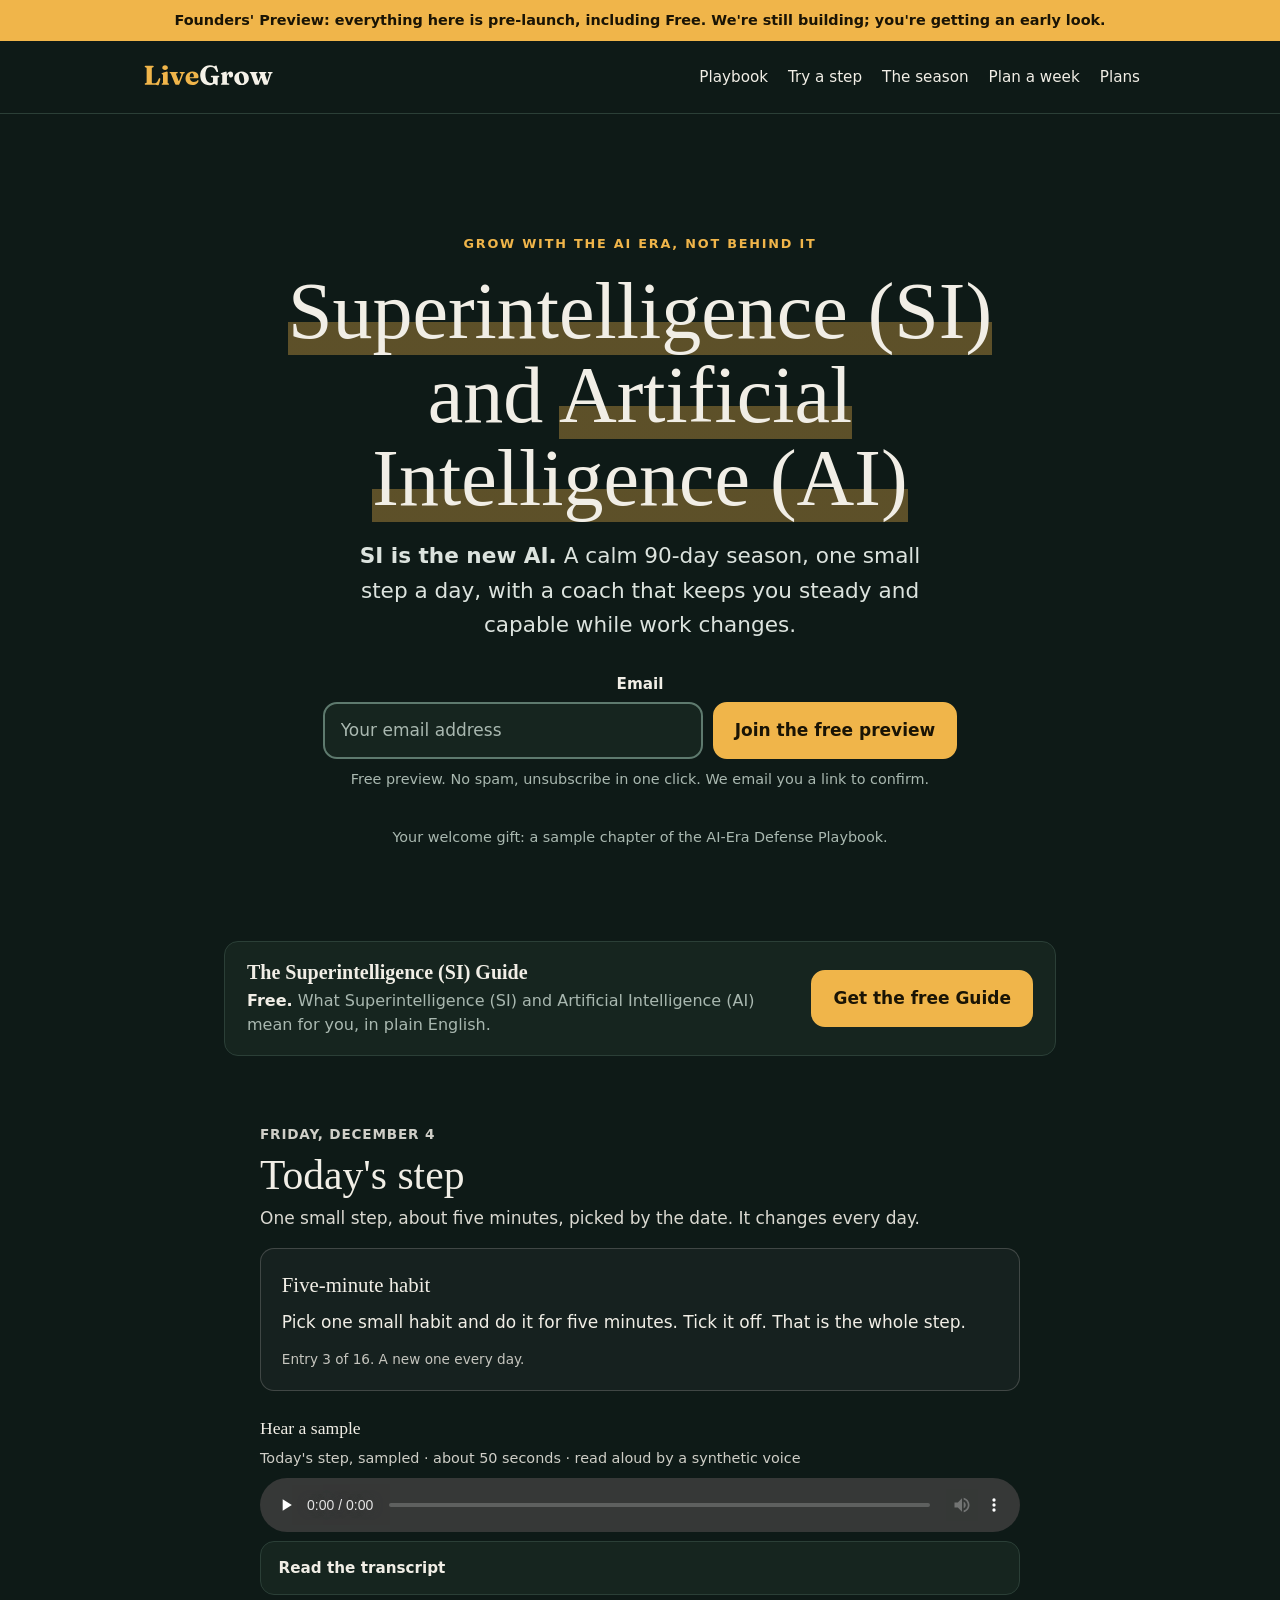
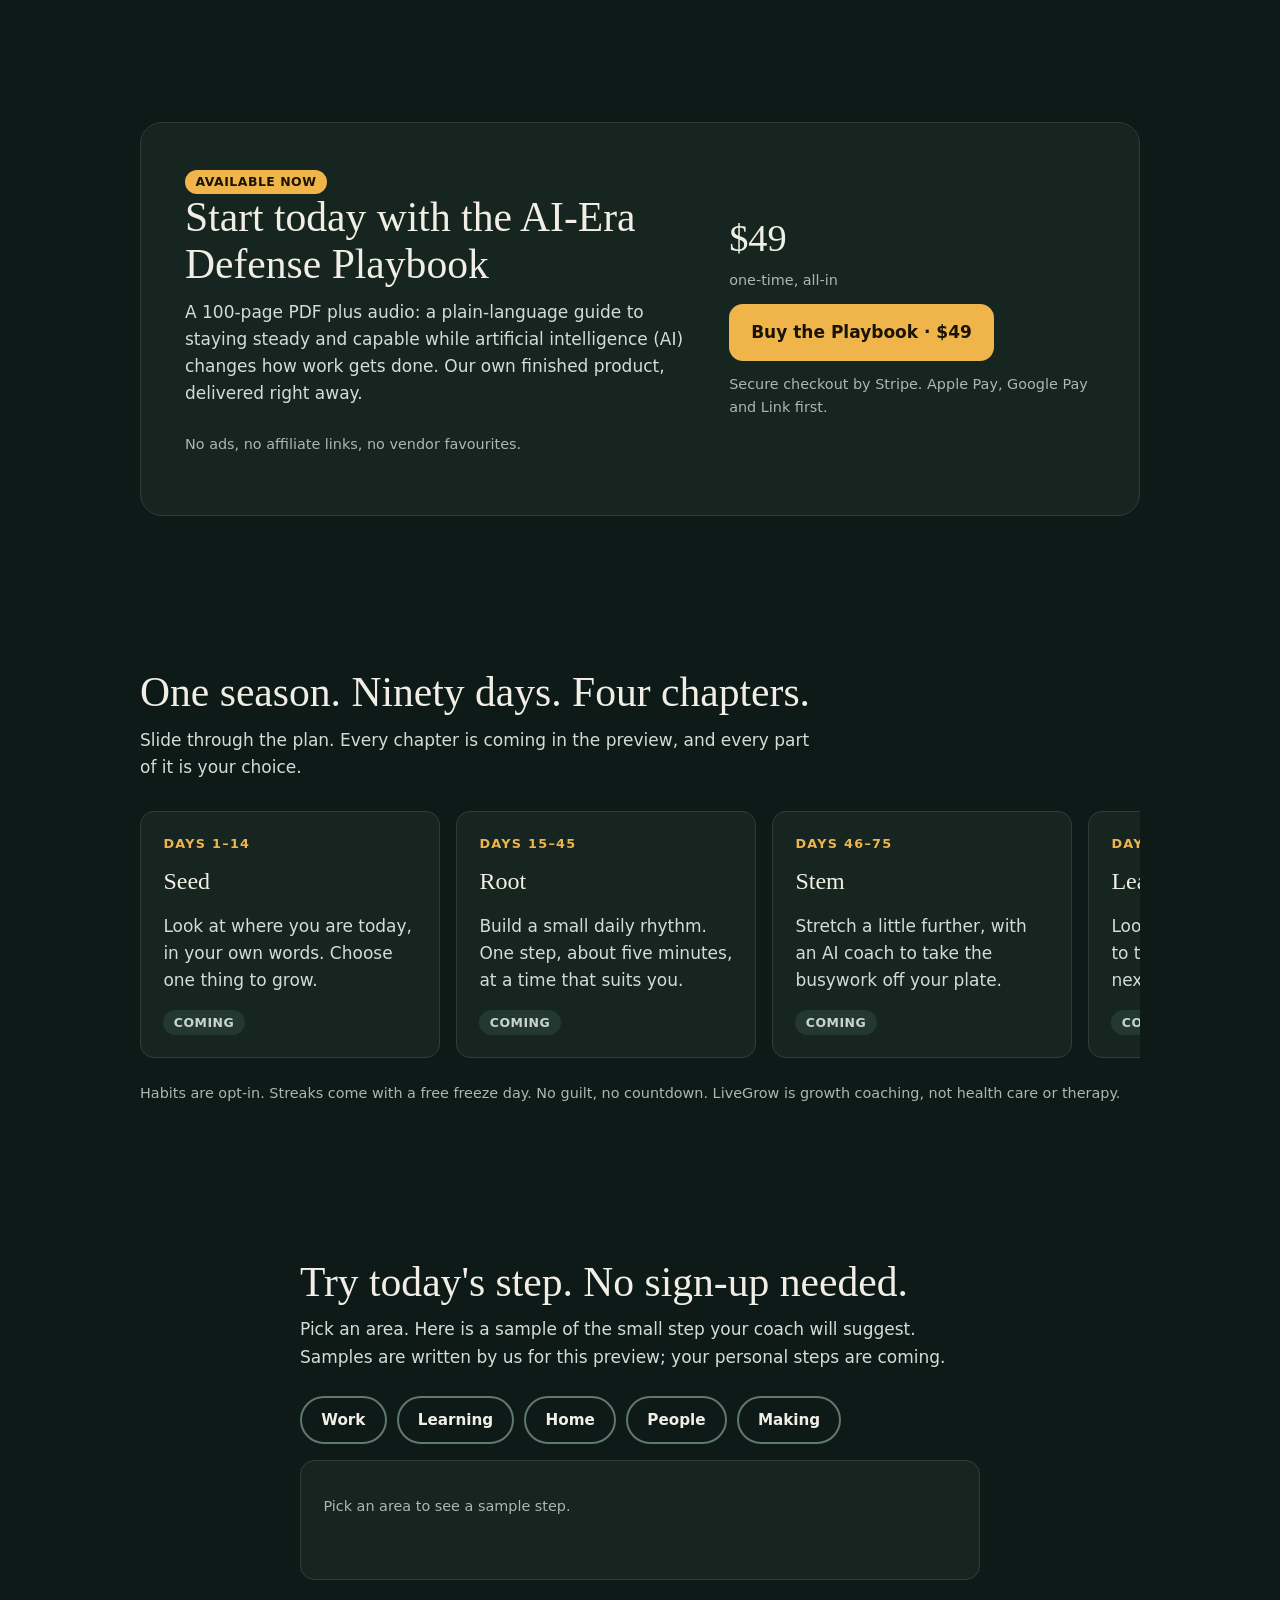
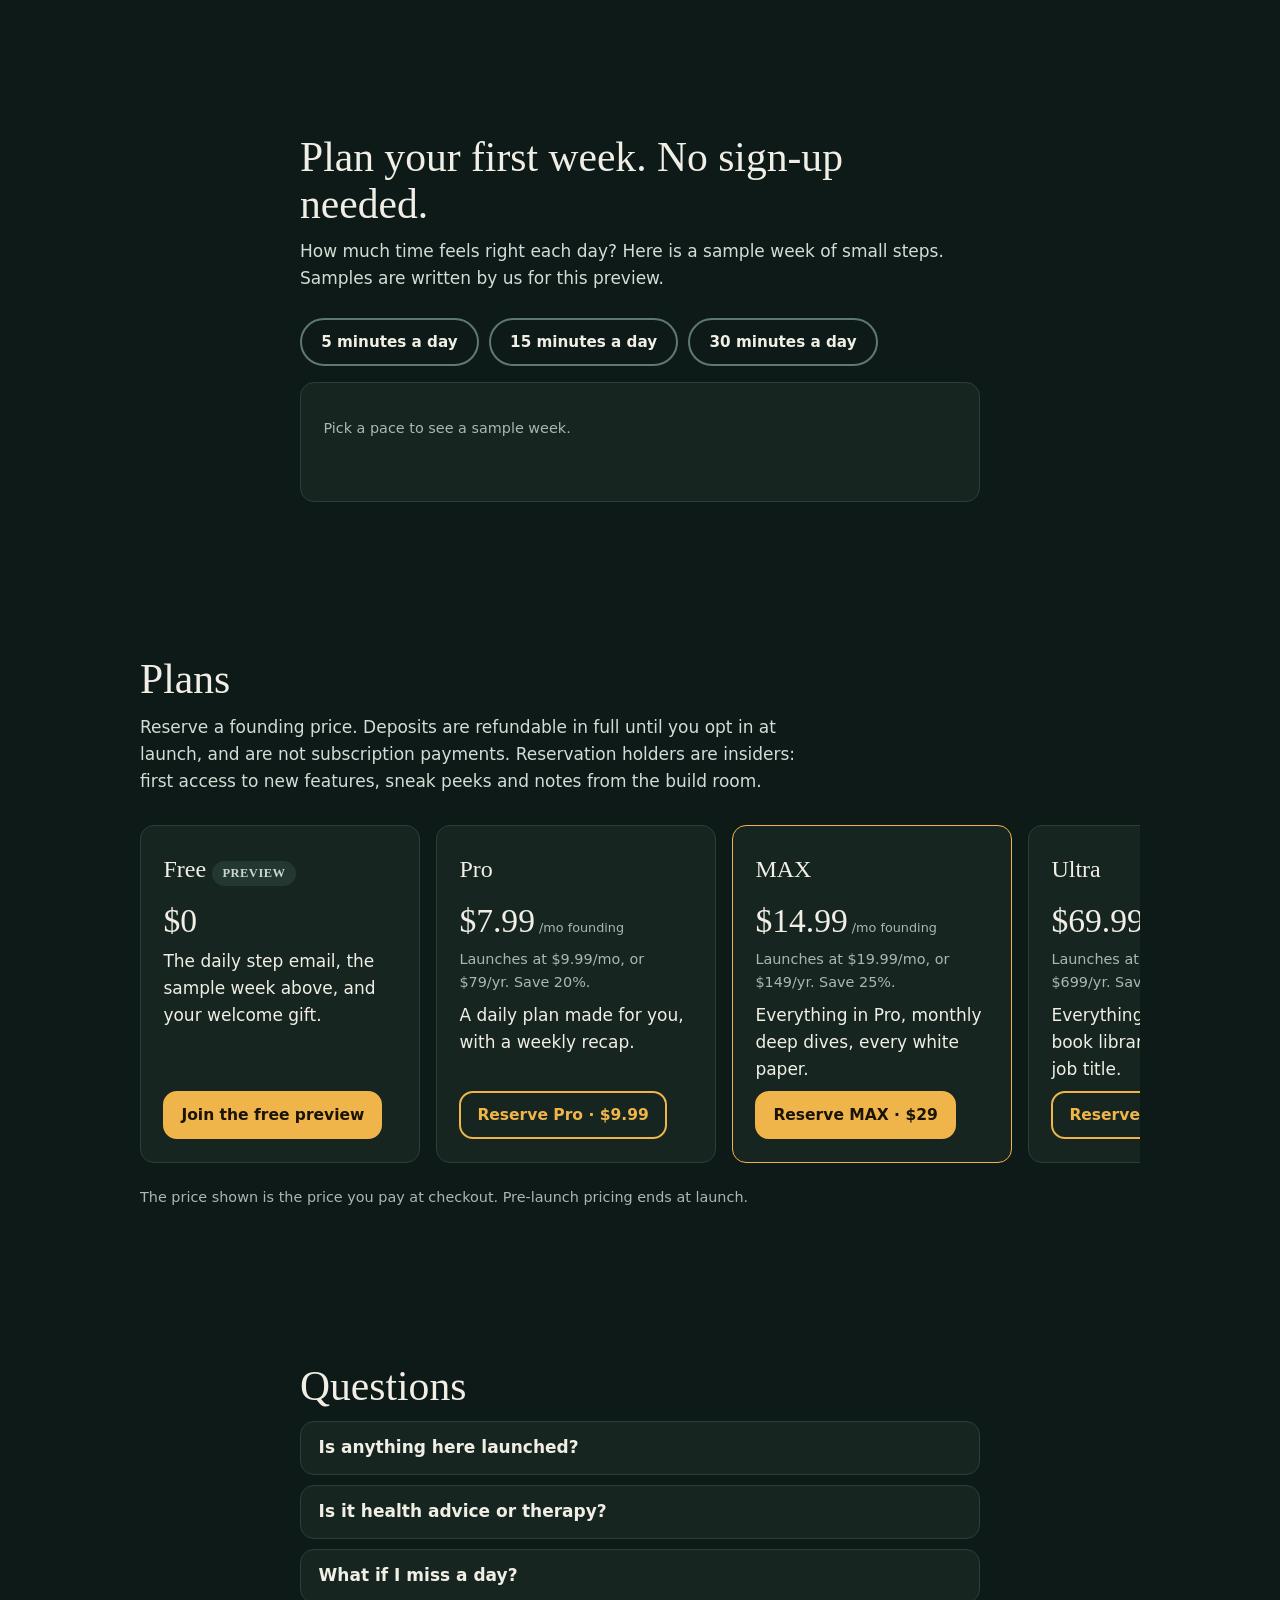
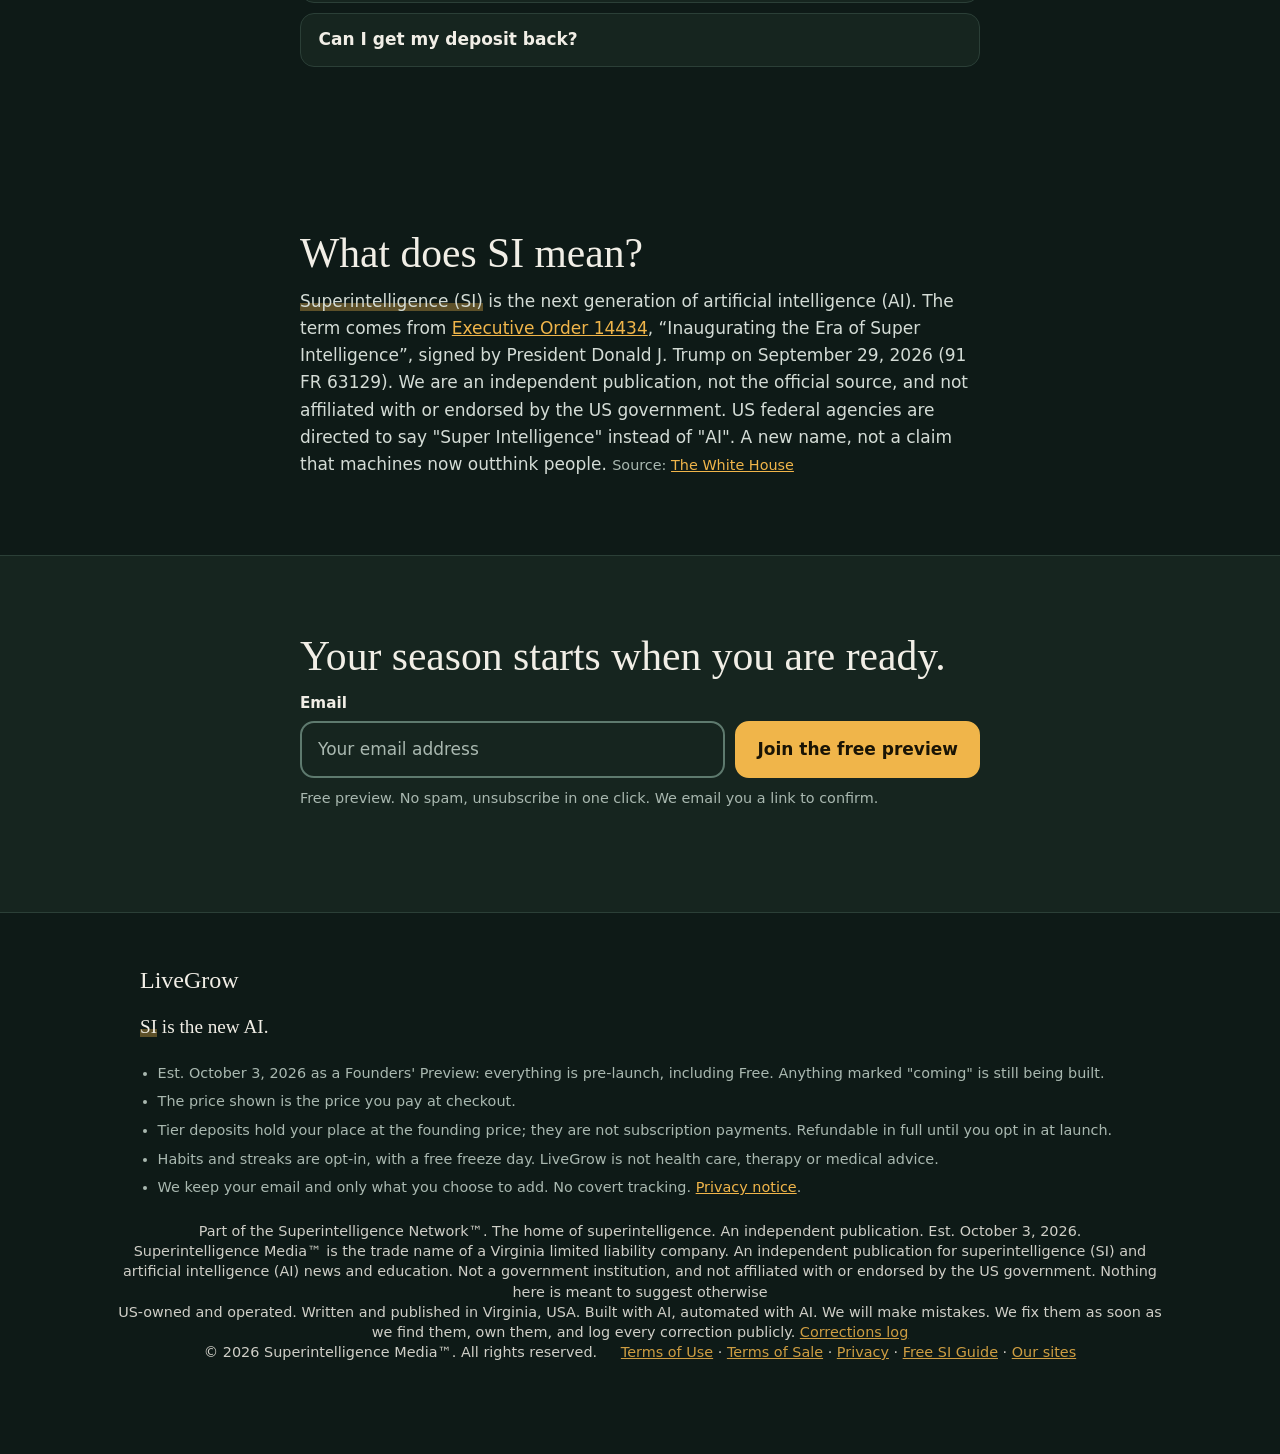
<file: index.html>
<!doctype html>
<html lang="en">
<head>
<meta charset="utf-8">
<meta name="robots" content="noai, noimageai">
<meta name="viewport" content="width=device-width, initial-scale=1">
<meta http-equiv="Content-Security-Policy" content="default-src 'none'; script-src 'self'; style-src 'self' https://fonts.googleapis.com; font-src https://fonts.gstatic.com; img-src 'self' data:; media-src 'self'; connect-src https://acp9reat3l.execute-api.us-east-1.amazonaws.com https://siagentsignal.com; form-action 'self'; base-uri 'none'; object-src 'none'; manifest-src 'self'; upgrade-insecure-requests; require-trusted-types-for 'script'; trusted-types 'none'">
<meta name="referrer" content="strict-origin-when-cross-origin">
<title>LiveGrow | Superintelligence (SI) &amp; Artificial Intelligence (AI): grow with the AI era in a 90-day season</title>
<meta name="description" content="Superintelligence (SI), the next generation of artificial intelligence (AI), helps you grow with the AI era: a calm 90-day season, one small step a day. SI is the new AI. The AI-Era Defense Playbook is available now.">
<link rel="canonical" href="https://livegroweveryday.com/">
<link rel="alternate" type="text/plain" href="llms.txt">
<link rel="icon" type="image/svg+xml" href="assets/favicon.svg">
<meta property="og:type" content="website">
<meta property="og:site_name" content="LiveGrow">
<meta property="og:title" content="LiveGrow | Superintelligence (SI) &amp; Artificial Intelligence (AI): grow with the AI era in a 90-day season">
<meta property="og:description" content="Superintelligence (SI), the next generation of artificial intelligence (AI), helps you grow with the AI era: a calm 90-day season, one small step a day. SI is the new AI. The AI-Era Defense Playbook is available now.">
<meta property="og:url" content="https://livegroweveryday.com/">
<meta name="twitter:card" content="summary">
<meta name="theme-color" content="#0E1A17">
<meta name="color-scheme" content="dark">
<link rel="preconnect" href="https://fonts.googleapis.com">
<link rel="preconnect" href="https://fonts.gstatic.com" crossorigin>
<link href="https://fonts.googleapis.com/css2?family=DM+Serif+Display&family=DM+Sans:wght@400;500;600;700&display=swap" rel="stylesheet">
<link rel="stylesheet" href="assets/style.css">
<script src="assets/app.js" defer></script>
<script type="application/ld+json">
{"@context":"https://schema.org","@graph":[
 {"@type":"Organization","name":"LiveGrow","url":"https://livegroweveryday.com/"},
 {"@type":"Product","name":"AI-Era Defense Playbook","description":"100-page PDF plus audio.","brand":{"@type":"Brand","name":"The Agent Signal"},"offers":{"@type":"Offer","price":"49.00","priceCurrency":"USD","availability":"https://schema.org/InStock"}}
]}
</script>
</head>
<body id="top">
<a class="skip" href="#main">Skip to the content</a>
<div class="bar" role="note">Founders' Preview: everything here is pre-launch, including Free. We're still building; you're getting an early look.</div>
<header class="top"><div class="wrap top-in">
  <a class="brand" href="#top" aria-label="LiveGrow, back to top"><img class="brand-logo" id="logo" src="assets/logo.svg" width="137" height="38" alt="LiveGrow"></a>
  <nav aria-label="Sections"><a href="#playbook">Playbook</a><a href="#step">Try a step</a><a href="#season">The season</a><a href="#week">Plan a week</a><a href="#plans">Plans</a></nav>
</div></header>
<main id="main">
<section class="hero"><div class="wrap hero-in">
  <p class="eyebrow">Grow with the AI era, not behind it</p>
  <h1><span class="si">Superintelligence (SI)</span> and <span class="si">Artificial Intelligence (AI)</span></h1>
  <p class="deck"><b>SI is the new AI.</b> A calm 90-day season, one small step a day, with a coach that keeps you steady and capable while work changes.</p>
  <div class="signup">
  <form class="join js-join" action="#" method="post" novalidate>
    <label class="f-lab" for="em1">Email</label>
    <div class="join-row">
      <input id="em1" name="email" type="email" inputmode="email" autocomplete="email" autocapitalize="off" spellcheck="false" placeholder="Your email address" required aria-describedby="em1-fine em1-err">
      <button class="btn" type="submit">Join the free preview</button>
    </div>
    <div class="hp" aria-hidden="true"><label for="hp1">Website (leave this empty)</label><input id="hp1" name="website" type="text" tabindex="-1" autocomplete="off"></div>
    <p class="fine" id="em1-fine">Free preview. No spam, unsubscribe in one click. We email you a link to confirm.</p>
    <p class="err js-err" id="em1-err" role="alert"></p>
    <noscript><p class="fine">Sign-up needs JavaScript switched on.</p></noscript>
  </form>
  <div class="flow js-flow" role="region" aria-label="Your sign-up" data-art="assets/char_purple_globe-standing2.png" hidden></div>
</div>
  <p class="fine">Your welcome gift: a sample chapter of the AI-Era Defense Playbook.</p>
</div></section>

<aside class="sg" id="si-guide" aria-labelledby="sg-h"><div class="sg-card"><div class="sg-txt"><h2 id="sg-h">The Superintelligence (SI) Guide</h2><p><b>Free.</b> What Superintelligence (SI) and Artificial Intelligence (AI) mean for you, in plain English.</p></div><a class="btn sg-btn" href="https://siagentsignal.com/si/">Get the free Guide</a></div></aside>

<section class="today" id="today" aria-labelledby="today-h">
  <div class="today-in">
    <p class="today-kick" id="today-date">Today</p>
    <h2 id="today-h">Today&#x27;s step</h2>
    <p class="today-intro">One small step, about five minutes, picked by the date. It changes every day.</p>
    <article class="today-card" aria-live="polite"><h3 id="today-t">Two lists</h3><p id="today-b">Write one task you did this week that an AI tool could draft, and one that only you should do. Put them side by side.</p><p class="today-n" id="today-n">Entry 1 of 16. A new one every day.</p></article>
    <div class="today-audio"><h3>Hear a sample</h3><p class="today-aud-l">Today&#x27;s step, sampled &middot; about 50 seconds &middot; read aloud by a synthetic voice</p><audio controls preload="none" src="assets/audio/sample.mp3"></audio><details><summary>Read the transcript</summary><p>Welcome to LiveGrow. Today&#x27;s step is small on purpose.</p><p>Take five minutes. Think of one thing at work that an artificial intelligence tool could help you draft, and one thing only you should do, because it needs your judgment, your kindness, or your name.</p><p>Write them down, side by side. That is all.</p><p>No streak to protect. No score to chase.</p><p>Growth happens in small, steady steps, and rest is part of the season.</p><p>Tomorrow you will take another small step, and the day after that, another.</p><p>Ninety days from now, you will look back and see that you grew, one calm day at a time.</p><p>This is a sample from our Founders&#x27; Preview, read by an artificial intelligence voice.</p></details></div>
  </div>
</section>


<section class="sec" id="playbook" aria-labelledby="pb-h"><div class="wrap">
  <div class="feature">
    <div>
      <span class="pill now">Available now</span>
      <h2 id="pb-h">Start today with the AI-Era Defense Playbook</h2>
      <p class="lede">A 100-page PDF plus audio: a plain-language guide to staying steady and capable while artificial intelligence (AI) changes how work gets done. Our own finished product, delivered right away.</p>
      <p class="small">No ads, no affiliate links, no vendor favourites.</p>
    </div>
    <div class="buy"><span class="price">$49</span><span class="small">one-time, all-in</span><button data-pay-url="https://buy.stripe.com/eVqcN45OB50a1e07Jc8Vi0v?client_reference_id=livegroweveryday-com" class="btn js-buy" type="button">Buy the Playbook · $49</button><span class="small">Secure checkout by Stripe. Apple Pay, Google Pay and Link first.</span></div>
  </div>
</div></section>

<section class="sec" id="season" aria-labelledby="se-h"><div class="wrap">
  <h2 id="se-h">One season. Ninety days. Four chapters.</h2>
  <p class="lede">Slide through the plan. Every chapter is coming in the preview, and every part of it is your choice.</p>
  <div class="snap seasons" tabindex="0" role="region" aria-label="The four chapters. Swipe, or use the arrow keys.">
    <article class="chap"><p class="n">Days 1–14</p><h3>Seed</h3><p>Look at where you are today, in your own words. Choose one thing to grow.</p><span class="pill">Coming</span></article>
    <article class="chap"><p class="n">Days 15–45</p><h3>Root</h3><p>Build a small daily rhythm. One step, about five minutes, at a time that suits you.</p><span class="pill">Coming</span></article>
    <article class="chap"><p class="n">Days 46–75</p><h3>Stem</h3><p>Stretch a little further, with an AI coach to take the busywork off your plate.</p><span class="pill">Coming</span></article>
    <article class="chap"><p class="n">Days 76–90</p><h3>Leaf</h3><p>Look back on what you chose to track. Then decide the next season for yourself.</p><span class="pill">Coming</span></article>
  </div>
  <p class="fine">Habits are opt-in. Streaks come with a free freeze day. No guilt, no countdown. LiveGrow is growth coaching, not health care or therapy.</p>
</div></section>

<section class="sec" id="step" aria-labelledby="st-h"><div class="wrap narrow">
  <h2 id="st-h">Try today's step. No sign-up needed.</h2>
  <p class="lede">Pick an area. Here is a sample of the small step your coach will suggest. Samples are written by us for this preview; your personal steps are coming.</p>
  <fieldset class="paces" id="areas"><legend class="sr">Pick an area</legend></fieldset>
  <div class="weekout" id="stepOut" aria-live="polite"><p class="small">Pick an area to see a sample step.</p></div>
  <div class="tracker" id="tracker" hidden>
    <label class="optin"><input type="checkbox" id="optStreak"> Keep a habit count on this device (optional)</label>
    <p class="fine" id="trkMsg">Off by default. It stays in your browser; we never see it. Habits are always your choice.</p>
    <div class="trk-row"><button class="btn sm line" type="button" id="doneBtn" hidden>I did this step today</button><button class="notnow" type="button" id="clearBtn" hidden>Clear my count</button></div>
  </div>
</div></section>

<section class="sec" id="week" aria-labelledby="wk-h"><div class="wrap narrow">
  <h2 id="wk-h">Plan your first week. No sign-up needed.</h2>
  <p class="lede">How much time feels right each day? Here is a sample week of small steps. Samples are written by us for this preview.</p>
  <fieldset class="paces" id="paces"><legend class="sr">Minutes per day</legend></fieldset>
  <div class="weekout" id="weekOut" aria-live="polite"><p class="small">Pick a pace to see a sample week.</p></div>
</div></section>

<section class="sec" id="plans" aria-labelledby="pl-h"><div class="wrap">
  <h2 id="pl-h">Plans</h2>
  <p class="lede">Reserve a founding price. Deposits are refundable in full until you opt in at launch, and are not subscription payments. Reservation holders are insiders: first access to new features, sneak peeks and notes from the build room.</p>
  <div class="snap plans" tabindex="0" role="region" aria-label="Plans. Swipe, or use the arrow keys.">
    <article class="plan"><h3>Free <span class="pill">Preview</span></h3><p class="pp">$0</p><p>The daily step email, the sample week above, and your welcome gift.</p><a class="btn sm" href="#top">Join the free preview</a></article>
    <article class="plan"><h3>Pro</h3><p class="pp">$7.99<small>/mo founding</small></p><p class="small">Launches at $9.99/mo, or $79/yr. Save 20%.</p><p>A daily plan made for you, with a weekly recap.</p><button data-pay-url="https://buy.stripe.com/3cI9ASfpb64e4qc3sW8Vi0w?client_reference_id=livegroweveryday-com" class="btn sm line js-reserve" type="button" data-tier="pro">Reserve Pro · $9.99</button></article>
    <article class="plan hero-plan"><h3>MAX</h3><p class="pp">$14.99<small>/mo founding</small></p><p class="small">Launches at $19.99/mo, or $149/yr. Save 25%.</p><p>Everything in Pro, monthly deep dives, every white paper.</p><button data-pay-url="https://buy.stripe.com/4gMbJ0dh3gISaOA1kO8Vi0x?client_reference_id=livegroweveryday-com" class="btn sm js-reserve" type="button" data-tier="max">Reserve MAX · $29</button></article>
    <article class="plan"><h3>Ultra</h3><p class="pp">$69.99<small>/mo founding</small></p><p class="small">Launches at $99.99/mo, or $699/yr. Save 30%.</p><p>Everything in MAX, the 21-book library, training by job title.</p><button data-pay-url="https://buy.stripe.com/4gMfZggtf8cme0Me7A8Vi0y?client_reference_id=livegroweveryday-com" class="btn sm line js-reserve" type="button" data-tier="ultra">Reserve Ultra · $99</button></article>
  </div>
  <p class="fine">The price shown is the price you pay at checkout. Pre-launch pricing ends at launch.</p>
</div></section>

<section class="sec" aria-labelledby="faq-h"><div class="wrap narrow">
  <h2 id="faq-h">Questions</h2>
  <details><summary>Is anything here launched?</summary><p>The site was established on October 3, 2026 as a Founders' Preview: everything is pre-launch, including Free. The Playbook is the one finished product you can buy today.</p></details>
  <details><summary>Is it health advice or therapy?</summary><p>No. LiveGrow is everyday personal growth coaching. It is not health care, therapy or medical advice.</p></details>
  <details><summary>What if I miss a day?</summary><p>Nothing happens. Streaks are opt-in and include a free freeze day each week.</p></details>
  <details><summary>Can I get my deposit back?</summary><p>Yes, on request, any time before launch.</p></details>
</div></section>

<section class="sec" aria-labelledby="si-h"><div class="wrap narrow">
  <h2 id="si-h">What does SI mean?</h2>
  <p class="si-note"><span class="si">Superintelligence (SI)</span> is the next generation of artificial intelligence (AI). The term comes from <a href="https://www.federalregister.gov/d/2026-20321" target="_blank" rel="noopener noreferrer" aria-label="Executive Order 14434 in the Federal Register (opens in a new tab)">Executive Order 14434</a>, “Inaugurating the Era of Super Intelligence”, signed by President Donald J. Trump on September 29, 2026 (91 FR 63129). We are an independent publication, not the official source, and not affiliated with or endorsed by the US government. US federal agencies are directed to say "Super Intelligence" instead of "AI". A new name, not a claim that machines now outthink people. <span class="src">Source: <a href="https://www.whitehouse.gov/presidential-actions/2026/09/inaugurating-the-era-of-super-intelligence/" target="_blank" rel="noopener">The White House<span class="sr"> (opens in a new tab)</span></a></span></p>
</div></section>

<section class="sec closing" aria-labelledby="j2-h"><div class="wrap narrow">
  <h2 id="j2-h">Your season starts when you are ready.</h2>
  <div class="signup">
  <form class="join js-join" action="#" method="post" novalidate>
    <label class="f-lab" for="em2">Email</label>
    <div class="join-row">
      <input id="em2" name="email" type="email" inputmode="email" autocomplete="email" autocapitalize="off" spellcheck="false" placeholder="Your email address" required aria-describedby="em2-fine em2-err">
      <button class="btn" type="submit">Join the free preview</button>
    </div>
    <div class="hp" aria-hidden="true"><label for="hp2">Website (leave this empty)</label><input id="hp2" name="website" type="text" tabindex="-1" autocomplete="off"></div>
    <p class="fine" id="em2-fine">Free preview. No spam, unsubscribe in one click. We email you a link to confirm.</p>
    <p class="err js-err" id="em2-err" role="alert"></p>
    <noscript><p class="fine">Sign-up needs JavaScript switched on.</p></noscript>
  </form>
  <div class="flow js-flow" role="region" aria-label="Your sign-up" data-art="assets/char_purple_globe-standing2.png" hidden></div>
</div>
</div></section>
</main>
<footer><div class="wrap">
  <a class="brand" href="#top" aria-label="LiveGrow, back to top"><span class="brand-t">LiveGrow</span></a>
  <p class="tag"><span class="si">SI</span> is the new AI.</p>
  <ul class="fineprint">
  <li>Est. October 3, 2026 as a Founders' Preview: everything is pre-launch, including Free. Anything marked "coming" is still being built.</li>
  <li>The price shown is the price you pay at checkout.</li>
  <li>Tier deposits hold your place at the founding price; they are not subscription payments. Refundable in full until you opt in at launch.</li>
  <li>Habits and streaks are opt-in, with a free freeze day. LiveGrow is not health care, therapy or medical advice.</li>
  <li>We keep your email and only what you choose to add. No covert tracking. <a href="https://siagentsignal.com/privacy.html" target="_blank" rel="noopener">Privacy notice<span class="sr"> (opens in a new tab)</span></a>.</li>
</ul>
</div><p class="trade-name"><span>Part of the Superintelligence Network™. The home of superintelligence. An independent publication. Est. October 3, 2026.</span> <span>Superintelligence Media™ is the trade name of a Virginia limited liability company. An independent publication for superintelligence (SI) and artificial intelligence (AI) news and education. Not a government institution, and not affiliated with or endorsed by the US government. Nothing here is meant to suggest otherwise</span> <span>US-owned and operated. Written and published in Virginia, USA. Built with AI, automated with AI. We will make mistakes. We fix them as soon as we find them, own them, and log every correction publicly. <a href="https://siagentsignal.com/corrections.html" target="_blank" rel="noopener">Corrections log</a></span> <span>© 2026 Superintelligence Media™. All rights reserved.</span> <span><a href="https://siagentsignal.com/terms.html" target="_blank" rel="noopener">Terms of Use</a> &middot; <a href="https://siagentsignal.com/terms-of-sale.html" target="_blank" rel="noopener">Terms of Sale</a> &middot; <a href="https://siagentsignal.com/privacy.html" target="_blank" rel="noopener">Privacy</a> &middot; <a href="https://siagentsignal.com/si/">Free SI Guide</a> &middot; <a href="https://siagentsignal.com/network.html">Our sites</a></span></p>
<!-- hours-saved:start --><div data-hours-saved="footer"></div><!-- hours-saved:end -->
</footer>
<dialog id="co" aria-labelledby="co-h">
  <div class="co-in">
    <h2 id="co-h">Reserve</h2>
    <ol class="co-list">
      <li><i>1</i><div><div class="lbl">What you get</div><ul id="coGet"></ul></div></li>
      <li><i>2</i><div><div class="lbl">Price</div><div class="val" id="coPrice"></div></div></li>
      <li><i>3</i><div><div class="lbl">Good to know</div><div class="val" id="coSave"></div></div></li>
    </ol>
    <div class="pay">
      <button class="btn" type="button" id="coPay">Reserve</button>
      <p id="coRefund"></p>
      <p id="coInsider"></p>
    </div>
    <p class="status" id="coStatus" aria-live="polite"></p>
    <div class="x">
      <span class="small">Secure checkout by Stripe. Apple Pay, Google Pay and Link come before card entry. See the <a href="https://siagentsignal.com/terms-of-sale.html" target="_blank" rel="noopener">Terms of Sale</a>.</span>
      <button class="notnow" type="button" id="coClose">Not now</button>
    </div>
  </div>
</dialog>
<script src="assets/today.js" defer></script>
<script src="assets/counter.js?v=ae956345" defer></script><!-- hours-saved:script -->
</body>
</html>
</file>
<file: assets/style.css>
*,*::before,*::after{box-sizing:border-box}
html{-webkit-text-size-adjust:100%;scroll-behavior:smooth}
body{margin:0;background:var(--bg);color:var(--ink);font-family:var(--body);font-size:1.0625rem;line-height:1.6}
img,svg{max-width:100%;height:auto}
a{color:var(--link)}
a:hover{text-decoration-thickness:2px}
:focus-visible{outline:3px solid var(--focus);outline-offset:3px;border-radius:4px}
.sr{position:absolute;width:1px;height:1px;overflow:hidden;clip:rect(0 0 0 0);white-space:nowrap}
.hp{position:absolute;left:-9999px;width:1px;height:1px;overflow:hidden}
.wrap{max-width:var(--wrap,1080px);margin:0 auto;padding:0 20px}
.skip{position:absolute;left:12px;top:-60px;background:var(--ink);color:var(--bg);padding:10px 14px;border-radius:8px;z-index:20}
.skip:focus{top:10px}
.btn{font:inherit;font-weight:700;background:var(--accent);color:var(--on-accent);border:2px solid var(--accent);border-radius:var(--r);padding:.8rem 1.25rem;min-height:48px;cursor:pointer;text-decoration:none;display:inline-flex;align-items:center;justify-content:center;gap:.4rem}
.btn:hover{filter:brightness(1.08)}
.btn:disabled{opacity:.6;cursor:wait}
.btn.sm{padding:.6rem 1rem;min-height:44px;font-size:.97rem}
.btn.line{background:transparent;color:var(--link);border-color:var(--link)}
.notnow{font:inherit;background:none;border:0;color:var(--muted);text-decoration:underline;cursor:pointer;min-height:44px;padding:0 .6rem}
.join-row{display:flex;gap:10px;flex-wrap:wrap}
.join-row input{flex:1 1 240px;font:inherit;padding:.8rem 1rem;min-height:48px;border:2px solid var(--field);border-radius:var(--r);background:var(--surface);color:var(--ink)}
.join-row input::placeholder{color:var(--muted)}
.f-lab,.f-l,label{font-weight:600;font-size:.95rem}
.f-lab{display:block;margin-bottom:6px}
.fine{font-size:.9rem;color:var(--muted);margin:.6rem 0 0}
.err{color:var(--err);font-size:.95rem;margin:.4rem 0 0;min-height:1.2em}
input[aria-invalid="true"]{border-color:var(--err)!important}
.flow{margin-top:1rem;padding:1.1rem 1.2rem;border:1px solid var(--line);border-radius:var(--r);background:var(--surface)}
.flow h3{margin:.2rem 0 .3rem;font-family:var(--display)}
.flow .s{margin:.2rem 0 .8rem;color:var(--muted)}
.ok-wrap{display:flex;gap:16px;align-items:center}
.ok-art{height:96px;width:auto;flex:none}
.ok-line{margin:0;font-weight:600}
.f-grid{display:grid;gap:12px}
.f-grid input[type=text]{width:100%;font:inherit;padding:.7rem .9rem;min-height:46px;border:2px solid var(--field);border-radius:var(--r);background:var(--bg);color:var(--ink)}
.seg-pick{border:0;margin:0;padding:0;display:flex;gap:10px;flex-wrap:wrap}
.seg-pick legend{padding:0;margin-bottom:6px}
.chk{display:inline-flex;align-items:center;gap:8px;border:1px solid var(--line);border-radius:999px;padding:.45rem .9rem;min-height:44px;cursor:pointer;font-weight:500}
.f-actions{display:flex;gap:8px;align-items:center;flex-wrap:wrap;margin-top:.8rem}
.si{background:linear-gradient(transparent 62%,var(--mark) 62%);font-weight:inherit}
.src{font-size:.9rem;color:var(--muted)}
.ph{font-size:.75rem;font-weight:700;text-transform:uppercase;letter-spacing:.06em;border:1px dashed var(--muted);border-radius:999px;padding:.1rem .5rem;color:var(--muted);white-space:nowrap}
.pill{display:inline-block;font-size:.78rem;font-weight:700;letter-spacing:.04em;text-transform:uppercase;border-radius:999px;padding:.15rem .65rem;background:var(--pill-bg);color:var(--pill-ink)}
.pill.now{background:var(--now-bg);color:var(--now-ink)}
.snap{display:flex;gap:16px;overflow-x:auto;scroll-snap-type:x mandatory;-webkit-overflow-scrolling:touch;padding-bottom:12px}
.snap>*{scroll-snap-align:start;flex:none}
.fineprint{margin:0;padding-left:1.1rem;font-size:.9rem;color:var(--muted)}
.fineprint li{margin:.35rem 0}
dialog{border:0;border-radius:var(--r);padding:0;max-width:min(520px,calc(100% - 28px));width:100%;background:var(--surface);color:var(--ink);box-shadow:0 20px 60px rgba(0,0,0,.35)}
dialog::backdrop{background:rgba(10,14,20,.6)}
.co-in{padding:1.4rem}
.co-in h2{margin:0 0 1rem;font-family:var(--display);font-size:1.5rem}
.co-list{list-style:none;margin:0;padding:0;display:grid;gap:12px}
.co-list li{display:flex;gap:12px}
.co-list i{flex:none;width:26px;height:26px;border-radius:50%;background:var(--accent);color:var(--on-accent);font-style:normal;font-weight:700;display:grid;place-items:center;font-size:.85rem}
.co-list ul{margin:.2rem 0;padding-left:1.1rem}
.lbl{font-size:.8rem;font-weight:700;text-transform:uppercase;letter-spacing:.05em;color:var(--muted)}
.pay{margin-top:1.1rem}
.pay p{font-size:.92rem;color:var(--muted);margin:.5rem 0 0}
.status{min-height:1.3em;font-weight:600;margin:.8rem 0 0}
.x{display:flex;justify-content:space-between;align-items:center;gap:10px;flex-wrap:wrap;margin-top:.8rem;font-size:.85rem;color:var(--muted)}
@media (prefers-reduced-motion:reduce){html{scroll-behavior:auto}*{animation:none!important;transition:none!important}}

:root{--bg:#0E1A17;--ink:#F1EEE6;--muted:#A9B8B0;--line:#2B3F37;--field:#5E7A6E;--surface:#16251F;--accent:#F0B54A;--on-accent:#1A1405;--link:#F0B54A;--focus:#FFD98A;--mark:rgba(240,181,74,.35);--err:#FF9B8A;--pill-bg:#233830;--pill-ink:#C9D6CF;--now-bg:#F0B54A;--now-ink:#1A1405;--r:14px;--display:"DM Serif Display",Georgia,serif;--body:"DM Sans",system-ui,-apple-system,"Segoe UI",sans-serif;--wrap:1040px}
.narrow{max-width:720px}
.bar{background:#F0B54A;color:#1A1405;text-align:center;font-size:.9rem;font-weight:600;padding:.55rem 16px}
.top{border-bottom:1px solid var(--line)}
.top-in{display:flex;align-items:center;justify-content:space-between;gap:12px;padding-top:12px;padding-bottom:12px}
.brand{display:inline-flex;align-items:center;gap:10px;text-decoration:none;color:var(--ink)}
.mark{width:36px;height:36px;flex:none;border-radius:8px}
.brand-t{font-family:var(--display);font-size:1.5rem}
.top nav{display:flex;gap:20px;flex-wrap:wrap}
.top nav a{color:var(--ink);text-decoration:none;font-weight:500;font-size:.95rem;padding:12px 0}
.top nav a:hover{color:var(--accent)}
.hero{padding:clamp(56px,10vw,120px) 0 clamp(40px,7vw,88px);text-align:center}
.hero-in{max-width:820px}
.eyebrow{font-weight:600;letter-spacing:.14em;text-transform:uppercase;font-size:.8rem;color:var(--accent);margin:0 0 1rem}
h1{font-family:var(--display);font-weight:400;font-size:clamp(2.6rem,8.4vw,5rem);line-height:1.04;margin:0 0 1.2rem}
.deck{font-size:clamp(1.1rem,2.8vw,1.35rem);color:#DCE3DE;margin:0 auto 1.8rem;max-width:44ch}
.hero .join-row{justify-content:center}
.hero .join-row input{max-width:380px}
.hero .flow{text-align:left}
.sec{padding:clamp(40px,6vw,80px) 0}
h2{font-family:var(--display);font-weight:400;font-size:clamp(1.8rem,4.6vw,2.6rem);line-height:1.12;margin:0 0 .7rem}
h3{font-family:var(--display);font-weight:400;font-size:1.5rem;margin:.1rem 0 .4rem}
.lede{margin:0 0 1.6rem;max-width:62ch;color:#D4DCD6}
.small{font-size:.9rem;color:var(--muted)}
.feature{display:grid;grid-template-columns:1.4fr 1fr;gap:32px;align-items:center;background:var(--surface);border:1px solid var(--line);border-radius:22px;padding:clamp(24px,4vw,44px)}
.buy{display:flex;flex-direction:column;gap:12px;align-items:flex-start}
.price{font-family:var(--display);font-size:2.4rem;line-height:1}
.seasons{padding:4px 2px 14px}
.chap{width:min(300px,80vw);background:var(--surface);border:1px solid var(--line);border-radius:var(--r);padding:1.4rem;display:flex;flex-direction:column;gap:6px;align-items:flex-start}
.chap .n{font-size:.8rem;letter-spacing:.1em;text-transform:uppercase;color:var(--accent);font-weight:700;margin:0}
.chap p{margin:0 0 .6rem;color:#D4DCD6}
.paces{border:0;margin:0 0 1rem;padding:0;display:flex;gap:10px;flex-wrap:wrap}
.paces label{position:relative}
.paces input{position:absolute;opacity:0;inset:0;width:100%;height:100%;margin:0;cursor:pointer}
.paces span{display:inline-flex;align-items:center;min-height:48px;padding:.5rem 1.2rem;border:2px solid var(--field);border-radius:999px;font-weight:600}
.paces input:checked+span{background:var(--accent);color:var(--on-accent);border-color:var(--accent)}
.paces input:focus-visible+span{outline:3px solid var(--focus);outline-offset:3px}
.weekout{background:var(--surface);border:1px solid var(--line);border-radius:var(--r);padding:1.2rem 1.4rem;min-height:120px}
.weekout ol{list-style:none;margin:.6rem 0 0;padding:0;display:grid;gap:8px}
.weekout li{display:grid;grid-template-columns:56px 1fr;gap:10px}
.weekout li b{color:var(--accent)}
.wk-top{display:flex;gap:16px;align-items:center}
.wk-top img{height:84px;width:auto;flex:none}
.plans{padding:4px 2px 14px}
.plan{width:min(280px,82vw);background:var(--surface);border:1px solid var(--line);border-radius:var(--r);padding:1.4rem;display:flex;flex-direction:column;gap:8px;align-items:flex-start}
.plan.hero-plan{border-color:var(--accent)}
.plan p{margin:0}
.pp{font-family:var(--display);font-size:2.1rem;line-height:1.1}
.pp small{font-family:var(--body);font-size:.8rem;color:var(--muted);margin-left:4px}
.plan .btn{margin-top:auto}
.closing{background:var(--surface);border-top:1px solid var(--line)}
.closing .flow{background:var(--bg)}
.si-note{margin:0;max-width:62ch;color:#D4DCD6}
footer{padding:48px 0 64px;border-top:1px solid var(--line)}
footer .tag{font-family:var(--display);font-size:1.2rem;margin:.8rem 0 1.2rem}
.btn.line{color:var(--accent);border-color:var(--accent)}
@media (max-width:820px){.feature{grid-template-columns:1fr}.top nav{display:none}.hero{text-align:left}.hero .join-row{justify-content:flex-start}.deck{margin-left:0}}

.tracker{margin-top:1rem}
.optin{display:flex;gap:10px;align-items:center;min-height:44px;font-weight:600}
.optin input{width:22px;height:22px;accent-color:var(--accent)}
.trk-row{display:flex;gap:10px;align-items:center;flex-wrap:wrap}
.wk-top p{margin:.2rem 0}
details{background:var(--surface);border:1px solid var(--line);border-radius:var(--r);margin:0 0 10px;padding:0 1.1rem}
summary{cursor:pointer;font-weight:600;min-height:52px;display:flex;align-items:center}
details p{margin:0 0 1rem;color:#D4DCD6}
/* "Today" section + narrated sample (generated by build_parked.py; colours inherit from the site) */
.today{padding:2.5rem 0}
.today-in{width:min(760px,100% - 32px);margin-inline:auto}
.today-kick{margin:0 0 .4rem;font-size:.85rem;font-weight:700;letter-spacing:.06em;text-transform:uppercase;opacity:.85}
.today-in h2{margin:0 0 .4rem}
.today-intro{margin:0 0 1rem;opacity:.9}
.today-card{padding:1.2rem 1.3rem;border:1px solid rgba(127,127,127,.4);border-radius:14px;background:rgba(127,127,127,.08);overflow-wrap:anywhere}
.today-card h3{margin:0 0 .5rem;font-size:1.3rem}
.today-card p{margin:0}
.today-card .today-n{margin-top:.8rem;font-size:.85rem;opacity:.8}
.today-audio{margin-top:1.4rem}
.today-audio h3{margin:0 0 .3rem;font-size:1.1rem}
.today-aud-l{margin:0 0 .5rem;font-size:.9rem;opacity:.85}
.today-audio audio,.sample audio{display:block;width:100%;max-width:100%}
.today-audio details,.sample details{margin-top:.6rem;font-size:.95rem}
.today-audio summary,.sample summary{cursor:pointer;font-weight:600}
.today-audio details p,.sample details p{margin:.5rem 0 0}
.sample{display:block}
.sample .lab{display:inline-block;margin-bottom:.3rem}

/* placeholder logo slot (see README) */
a.brand img.brand-logo,a.logo img.brand-logo,img.brand-logo{display:block;height:38px;width:auto;max-width:100%}
.trade-name span{display:inline-block;margin:0 .6rem}.trade-name{max-width:70rem;margin:0 auto;padding:1rem 16px 1.75rem;font-size:.9rem;line-height:1.4;text-align:center;color:inherit;opacity:.85;grid-column:1/-1}

/* si-guide: the free Superintelligence (SI) Guide card (shared snippet, _gen/si_guide.py) */
.sg{padding:4px 0 28px}.sg-card{display:flex;flex-wrap:wrap;align-items:center;justify-content:space-between;gap:14px 22px;box-sizing:border-box;width:min(100% - 32px,52rem);margin:0 auto;padding:18px 22px;background:var(--surface);border:1px solid var(--line);border-radius:var(--r);text-align:left}.sg-txt{flex:1 1 17rem;min-width:0}.sg-card h2{margin:0 0 4px;font:700 1.25rem/1.25 var(--display);letter-spacing:0;text-transform:none;max-width:none;color:var(--ink)}.sg-card p{margin:0;font-size:1rem;line-height:1.5;color:var(--muted)}.sg-card p b{color:var(--ink)}.sg .btn.sg-btn{display:inline-flex;align-items:center;justify-content:center;flex:none;width:auto;text-decoration:none;text-align:center;white-space:normal}.sg .btn.sg-btn,.sg .btn.sg-btn:hover{color:var(--on-accent)}@media (max-width:520px){.sg-card{padding:16px}.sg .btn.sg-btn{width:100%}}
</file>
